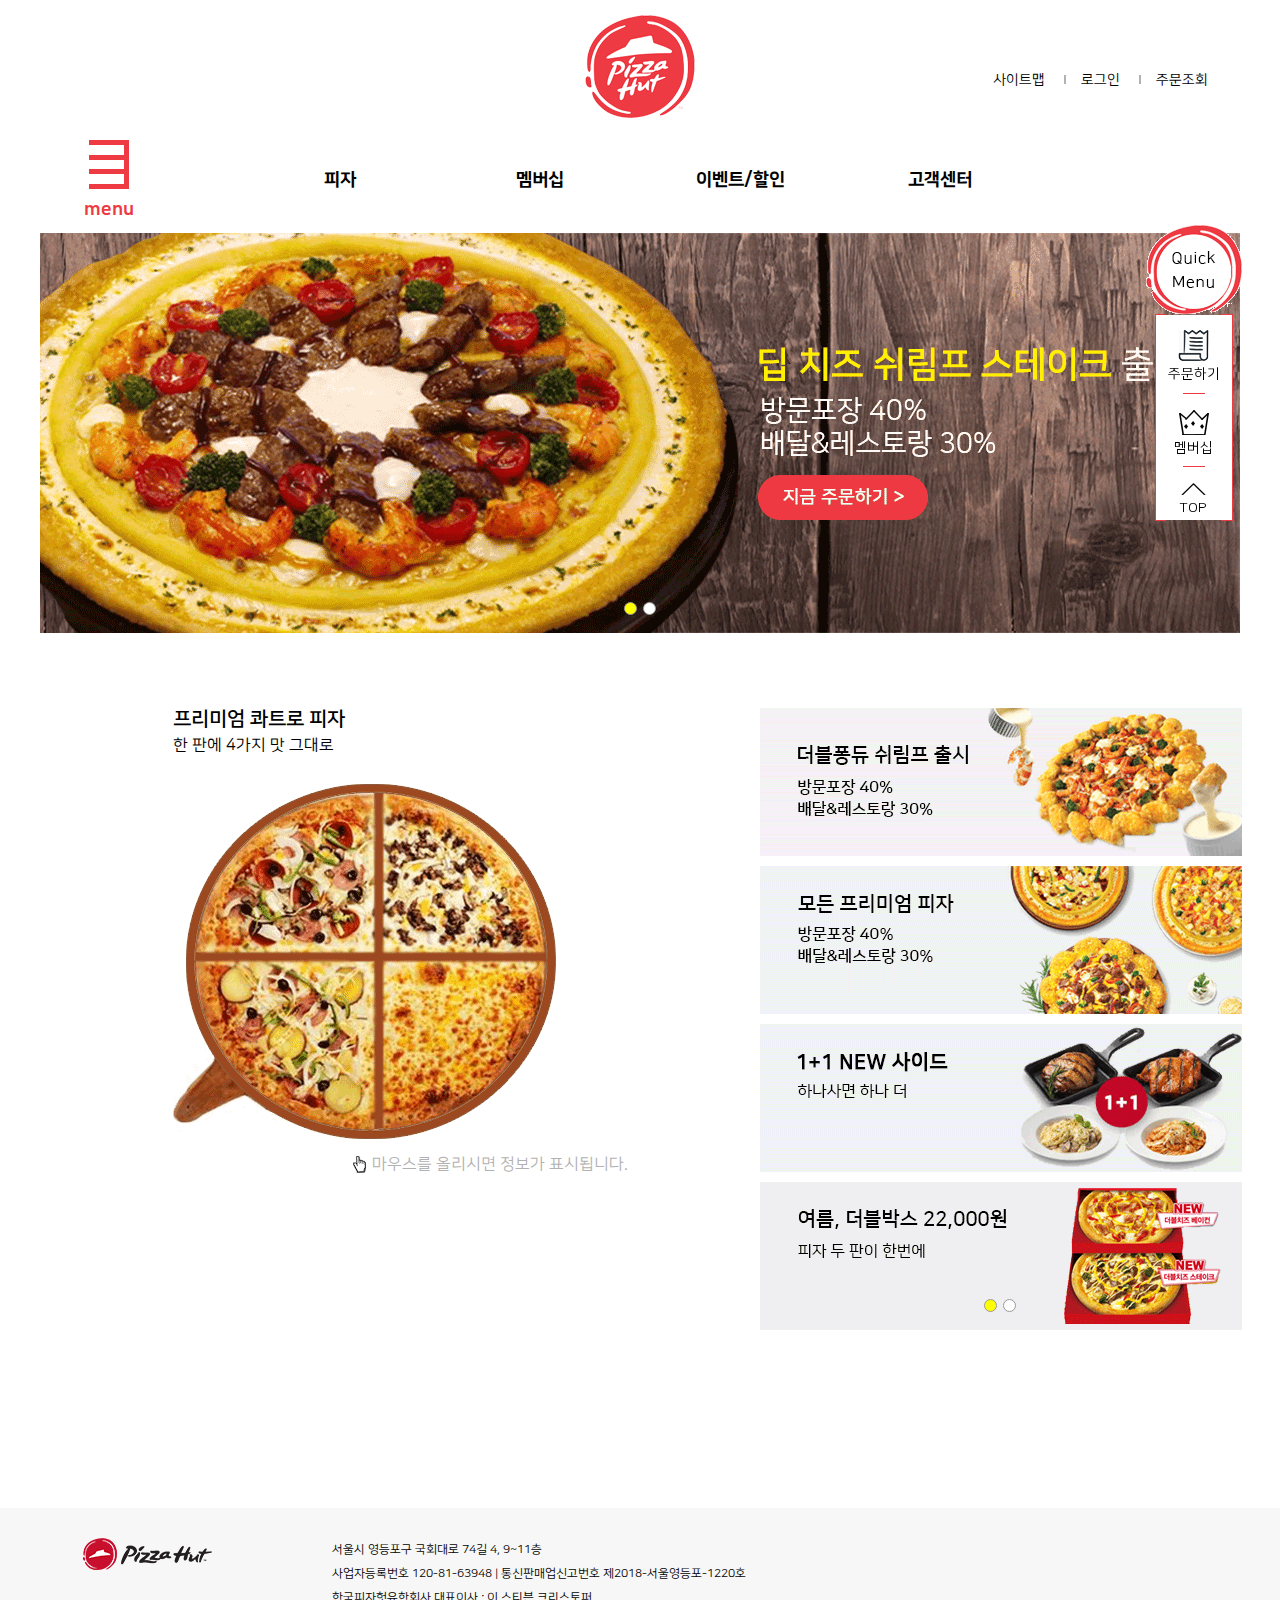
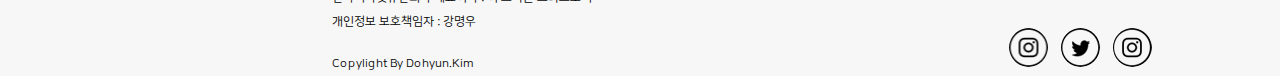
<file: index.html>
<!DOCTYPE html>
<html lang="ko">
    <head>
        <link rel="stylesheet" type="text/css" href="css/style.css">
        <link rel="stylesheet" type="text/css" href="css/media.css">
        <link rel="stylesheet" href="font/fonts.css" type="text/css">
        <meta name="viewport" content="width=device-width, initial-scale=1, minimum-scale=1, maximum-scale=1, user-scalable=no">
        
        
        <link rel="stylesheet" type="text/css" href="css/slick.css">
        <link rel="stylesheet" href="https://use.fontawesome.com/releases/v5.5.0/css/all.css" integrity="sha384-B4dIYHKNBt8Bc12p+WXckhzcICo0wtJAoU8YZTY5qE0Id1GSseTk6S+L3BlXeVIU" crossorigin="anonymous">
        
        <script type="text/jscript" src="js/jquery-3.3.1.min.js"></script>
        <script type="text/javascript" src="js/slick.min.js"></script>
       
        <script type="text/javascript">
            $(document).ready(function(){
                $(".mainSlider").slick({
                    dots: true,
                    infinite: true,
                    slidesToShow: 1,
                    slidesToScroll: 1,
                    prevArrow:'none',
                    nextArrow:'none',
                    autoplay:true,
                    autoplaySpeed:3000
                });
                
                $(".row1-2").slick({
                    dots: true,
                    infinite: true,
                    slidesToShow: 1,
                    slidesToScroll: 1,
                    prevArrow:'none',
                    nextArrow:'none',
                    autoplay:true,
                    autoplaySpeed:3000
                });
            });
        </script>
        
        
        
        <title>
            피자헛
        </title>
        
    </head>
    
    <!-- -->
    <body>
        <div class="bodyWrap">
            <!-- -->
            <header id="header">
                <!-- -->
                <div class="headerTop">
                    
                    <!-- -->
                    <div class="m_menu">
                        <a href="#">
                            <div class="m_menuImg">
                            </div>
                            menu
                        </a>
                    </div>
                    
                    <!-- -->
                    <div class="logo">
                        <h2>
                            <a href="#">
                                <div class="m_logo">
                                </div>
                                <img src="images/Logo.png">
                            </a>
                        </h2>
                    </div>

                    <!-- -->
                    <ul class="utill cf">
                        <li>
                            <a href="#">사이트맵</a>
                        </li>
                        
                        <li>
                            <a href="#">로그인</a>
                        </li>
                        
                        <li>
                            <a href="#">주문조회</a>
                        </li>
                    </ul>
                </div>

                <!-- -->
                <div class="headerBottom">
                    <div class="menu">
                        <a href="#">
                            <img src="images/Menu.png">
                            <br>
                            menu
                        </a>
                    </div>

                    <div>
                        <ul class="gnb cf">
                            <li>
                                <a href="#">
                                    피자
                                </a>
                            </li>

                            <li>
                                <a href="#">
                                    멤버십
                                </a>
                            </li>

                            <li>
                                <a href="#">
                                    이벤트/할인
                                </a>
                            </li>

                            <li>
                                <a href="#">
                                    고객센터
                                </a>
                            </li>
                        </ul>
                    </div>
                </div>
            </header>
            
            <!-- -->
            <section class="mainSlider">
                <a href="#">
                    <img src="images/mainSlider.png">
                </a>
                
                <a href="#">
                    <img src="images/mainSlider.png">
                </a>
            </section>
            
            <!-- -->
            <div class="row1Wrap">
                
                <!-- -->
                <div class="row1-1">
                    <div class="row1-1Contents">
                        <span class="row1-1Tit">
                            <h5>프리미엄 콰트로 피자</h5>
                            <p>한 판에 4가지 맛 그대로</p>
                        </span>

                        <div class="row1-1Img">
                        </div>

                        <span class="row1-1Bottom">
                            <div class="mouse">
                            </div>
                            마우스를 올리시면 정보가 표시됩니다.
                        </span>
                    </div>
                </div>
                
                <!-- -->
                <div class="row1-2">
                       
                        <div>
                            <a href="#">
                                <img src="images/row1-2-1.png" alt="row1-2-1">
                            </a>

                            <a href="#">
                                <img src="images/row1-2-2.png" alt="row1-2-2">
                            </a>

                            <a href="#">
                                <img src="images/row1-2-3.png" alt="row1-2-3">
                            </a>

                            <a href="#">
                                <img src="images/row1-2-4.png" alt="row1-2-4">
                            </a>
                        </div>

                        <div>
                            <a href="#">
                                <img src="images/row1-2-empty.png" alt="row1-2-empty">
                            </a>

                            <a href="#">
                                <img src="images/row1-2-empty.png" alt="row1-2-empty">
                            </a>

                            <a href="#">
                                <img src="images/row1-2-empty.png" alt="row1-2-empty">
                            </a>

                            <a href="#">
                                <img src="images/row1-2-empty.png" alt="row1-2-empty">
                            </a>
                        </div>
                        
                </div>
                
                <!-- -->
                <div class="m_row1-1Contents">
                        <span class="row1-1Tit">
                            <h5>프리미엄 콰트로 피자</h5>
                            <p>한 판에 4가지 맛 그대로</p>
                        </span>

                        <div class="row1-1Img">
                        </div>

                        <span class="row1-1Bottom">
                            <div class="mouse">
                            </div>
                            마우스를 올리시면 정보가 표시됩니다.
                        </span>
                        
                        <div class="m_row1-1Bottom">
                            <div class="mouse">
                            </div>
                            <p>
                                클릭하시면 정보가 표시됩니다.
                            </p>
                        </div>
                    </div>
                
            <!-- -->
            </div>
            
        <!-- -->
        </div>
    </body>
        
    <!-- -->
    <footer id="footer">
      
      <!-- -->
      
       <div class="m_footerWrap">
           <div class="m_footerContents">
               <ul class="m_snsBtn cf">
                   <li>
                        <a href="#">
                            <img src="m_images/m_facebook.png" alt="m_facebook" width="50%" height="50%">
                            <p>페이스북</p>
                        </a>
                   </li>
                   
                   <li>
                        <a href="#">
                            <img src="m_images/m_instagram.png" alt="m_instagram" width="50%" height="50%">
                            <p>인스타그램</p>
                        </a>
                   </li>
                   
                   <li>
                        <a href="#">
                            <img src="m_images/m_twitter.png" alt="m_twitter" width="50%" height="50%">
                            <p>트위터</p>
                        </a>
                   </li>
               </ul>
               
               <div class="m_footerLogo">
                   <a href="#">
                       <img src="m_images/m_footerLogo.png" alt="m_footerLogo">
                   </a>
               </div>
               
               <div class="m_footerInfo">
                        <ul>
                            <li>
                                서울시 영등포구 국회대로 74길 4, 9~11층
                            </li>
                            
                            <li>
                                사업자등록번호 120-81-63948
                            </li>
                            
                            <li>
                                통신판매업신고번호 제2018-서울영등포-1220호
                            </li>
                            
                            <li>
                                한국피자헛유한회사 대표이사 : 이 스티븐 크리스토퍼
                            </li>
                            
                            <li>
                                개인정보 보호책임자 : 강명우
                            </li>
                            
                            <li>
                                Copylight By Dohyun.Kim
                            </li>
                        </ul>
                </div>
               
           </div>
       </div>
       
       <!-- -->
       
        <div class="footerWrap">
            
            <!-- -->
            <div class="footerContents">
            
                <!-- -->
                <div class="footerLogo">
                    <h2>
                        <a href="#">
                            <div class="footerLogoImg"></div>
                        </a>
                    </h2>
                </div>

                <!-- -->
                <div class="footerInfo">
                        <ul>
                            <li>
                                서울시 영등포구 국회대로 74길 4, 9~11층
                            </li>
                            
                            <li>
                                사업자등록번호 120-81-63948 | 통신판매업신고번호 제2018-서울영등포-1220호
                            </li>
                            
                            <li>
                                한국피자헛유한회사 대표이사 : 이 스티븐 크리스토퍼
                            </li>
                            
                            <li>
                                개인정보 보호책임자 : 강명우
                            </li>
                            
                            <br>
                            
                            <li>
                                Copylight By Dohyun.Kim
                            </li>
                        </ul>
                </div>
                
                <!-- -->
                <ul class="snsBtn">
                    <a href="#">
                        <li>
                            
                        </li>
                    </a>
                    
                    <a href="#">
                        <li>
                            
                        </li>
                    </a>
                    
                    <a href="#">
                        <li>
                            
                        </li>
                    </a>
                </ul>
                
            </div>
            
            <div class="quickMenu">
                <ul>
                    <div class="quickMenuTit">
                        <a href="#">
                            <div class="quickMenuImg">
                            </div>
                        </a>
                    </div>
                    
                    <div class="quickMenuIn">
                        <li>
                            <div class="margin0Auto">
                                <a href="#">
                                    <br>
                                    <div class="quickMenuInImg01">
                                    </div>
                                    주문하기
                                </a>
                            </div>
                        </li>

                        <li>
                            <div class="margin0Auto">
                                <a href="#">
                                    <br>
                                    <div class="quickMenuInImg02">
                                    </div>
                                    멤버십
                                </a>
                            </div>
                        </li>

                        <li>
                            <div class="margin0Auto">
                                <a href="#">
                                    <br>
                                    <div class="quickMenuInImg03">
                                    </div>
                                    TOP
                                </a>
                            </div>
                        </li>
                    </div>
                </ul>
            </div>
            
        <!-- -->
        </div>
    </footer>
</html>
</file>
<file: css/style.css>
@charset "utf-8";

body{
    min-width: 100%;
    font-family: 'NanumSquare', 'snas-serif';
}

body, h1, h2, h3, h4, h5, h6, p{
    margin: 0;
}

div{
    display: block;
}

ul{
    margin: 0;
    padding: 0;
    list-style: none;
}

a{
    text-decoration: none;
    color: #000;
}

.cf:after{
    content: "";
    display: block;
    clear: both;
}

.bodyWrap{
    width: 1200px;
    margin: 0 auto;
}

.margin0Auto{
    margin: 0 auto;
}

/* */ /* */ /* */

#header{}

.headerTop{
    padding: 15px 0;
    position: relative;
}

.logo{
    text-align: center;
}

.logoImg{
    background: url("../images/Logo.png");
    width: 110px;
    height: 103px;
    margin: 0 auto;
}

.utill{
    position: absolute;
    right: 32px;
    bottom: 52px;
}

.utill li{
    float: left;
    font-size: 14px;
}

.utill li:after{
    content: "";
    width: 2px;
    height: 9px;
    background: #b3b2b2;
    display: inline-block;
    margin: 0 15px;
}

.utill li:last-child:after{
    display: none;
}

.headerBottom{
    padding-bottom: 38px;
    position: relative;
    text-align: center;
}

.headerBottom div{
    display: inline-block;
    
}

.m_menu{
    display: none;
}

.m_logo{
    display: none;
}

.menu{
    width: 52px;
    text-align: center;
    position: absolute;
    left: 43px;
}

.menuImg{
    width: 40px;
    height: 49px;
    background: url("../images/Menu.png");
}

.menu a{
    color: #ee3a43;
    font-size: 18px;
    font-weight: 800;
}

.menu a img{
    margin-bottom: 5px;
}

.gnb{
    
}

.gnb li{
    float: left;
    width: 200px;
    text-align: center;
    margin-top: 30px;
    font-size: 18px;
    font-weight: 800;
}

/* */ /* */ /* */

.mainSlider{
    width: 100%;
    position: relative;
    margin-bottom: 75px;
}

.mainSliderImg{
}

/* */ /* */ /* */

.mainSlider .slick-slide img{
    width: 100%;
}

.mainSlider .slick-dots{
    text-align: center;
    overflow: hidden;
    position: absolute;
    bottom: 2vh;
    width: 100%;
    z-index: 1;
}

.mainSlider .slick-dots button{
    font-size: 0;
    border: 0;
    padding: 0;
}

.mainSlider .slick-dots li{
    display: inline-block;
    font-size: 0;
    width: 11px;
    height: 11px;
    background: #fff;
    border-radius: 50%;
    margin: 0 3px;
    cursor: pointer;
    border: 0.1px solid #999;
}

.mainSlider .slick-dots li.slick-active{
    background: yellow;
}

/* */ /* */ /* */

.row1Wrap{
    height: 800px;
}

.row1-1, .row1-2{
    width: 60%;
    float: left;
    position: relative;
}

/* */ /* */ /* */

.m_row1-1Contents{
    display: none;
}

.m_row1-1Bottom{
    display: none;
}

.row1-1Contents{
    width: 63%;
    margin: 0 auto;
    position: relative;
}

.row1-1Tit{}

.row1-1Tit h5{
    font-size: 20px;
    margin-bottom: 5px;
}

.row1-1Tit p{
    font-size: 16px;
    margin-bottom: 30px;
}

.row1-1Img{
    margin: 15px 0;
    width: 383px;
    height: 356px;
    background: url("../images/row1-1.png");
}

.row1-1Bottom{
    font-size: 16px;
    color: #b1b1b1;
    position: absolute;
    right: 0;
}

.mouse{
    width: 13px;
    height: 17px;
    background: url("../images/mouse.png");
}

.row1-1Bottom div{
    display: inline-block;
    margin-right: 2px;
    vertical-align: middle;
}


/* */ /* */ /* */

.row1-2{
    width: 40%
}

.row1-2 div{
    width: 482px;
    margin: 0 auto;
}

.row1-2 div a{
    margin-bottom: 10px;
    display: block;
    width: 482px;
    height: 148px;
}

.row1-2 div:last-child a:last-child{
    margin-bottom: 0;
}

/* */ /* */ /* */

.row1-2 .slick-slide{
    width: 100%;
}

.row1-2 .slick-list{
    
}

.row1-2 .slick-dots{
    text-align: center;
    overflow: hidden;
    position: absolute;
    bottom: 2vh;
    width: 100%;
    z-index: 1;
}

.row1-2 .slick-dots button{
    font-size: 0;
    border: 0;
    padding: 0;
}

.row1-2 .slick-dots li{
    display: inline-block;
    font-size: 0;
    width: 11px;
    height: 11px;
    background: #fff;
    border-radius: 50%;
    margin: 0 3px;
    cursor: pointer;
    border: 0.1px solid #999;
}

.row1-2 .slick-dots li.slick-active{
    background: yellow;
}


/* */ /* */ /* */

#footer{
    width: 100%;
    background: #f7f7f7;
    display: block;
    padding-top: 30px;
}

.footerWrap{
    width: 1200px;
    margin: 0 auto;
}

.footerWrap{
    
}

.footerLogo{
    vertical-align: top;
}

.footerLogoImg{
    background: url("../images/footerLogo.png");
    width: 129px;
    height: 32px;
    margin-left: 43px;
}

.footerLogo, .snsBtn{
    width: 24%;
    text-align: center;
    display: inline-block;
}

.footerInfo{
    display: inline-block;
    width: 50%;
}

.footerInfo ul li{
    font-size: 12px;
    font-weight: 400;
    line-height: 200%;
}

.snsBtn a{
    display: inline-block;
}

.snsBtn a li{
    background: url("../images/footerSnsBtn.png") 0 0;
    width: 39px;
    height: 39px;
    border-radius: 50%;
    background-position: center;
    margin-right: 9px;
}

.snsBtn a:nth-child(2) li{
    background: url("../images/footerSnsBtn.png") 39px 0;
}

.snsBtn a:nth-child(3) li{
    background: url("../images/footerSnsBtn.png") 87px 0;
    margin-right: 0;
}

.quickMenu{
    position: fixed;
    top: 25%;
    right: 3%;
    text-align: center;
    font-size: 14px;
}

.quickMenuImg{
    background: url("../images/QuickMenu.png");
    width: 96px;
    height: 89px;
}

.quickMenuIn{
    width: 78px;
    height: 209px;
    background: url("../images/QuickMenuBackground.png") no-repeat;
    text-align: center;
    margin: 0 auto;
}

.quickMenuIn li{
    height: 80px;
    background: url("../images/QuichMenuBar.png") no-repeat;
    background-position: bottom center;
}

.quickMenuIn li:nth-child(2){
    height: 73px;
}

.quickMenuIn li:last-child{
    background: none;
    height: 56px;
}

.quickMenuInImg01, .quickMenuInImg02, .quickMenuInImg03{
    margin: 0 auto;
    margin-bottom: 5px;
}

.quickMenuInImg01{
    background: url("../images/quickMenuIn01.png") no-repeat;
    width:31px;
    height:31px;
}

.quickMenuInImg02{
    background: url("../images/quickMenuIn02.png") no-repeat;
    width:30px;
    height:25px;
}

.quickMenuInImg03{
    background: url("../images/quickMenuIn03.png") no-repeat;
    width:25px;
    height:12px;
}

.m_footerWrap{
    display: none;
}
</file>
<file: css/media.css>
@media screen and (max-width: 768px){
    body{
        max-width: auto;
        width: 100%;
    }
    
    .bodyWrap{
        width: 100%;
    }
    
    .middleTop div:nth-child(2){
        margin-right: 0;
    }
    
    .gnb, .quickMenu, .headerBottom, .logo h2 a img{
        display: none;
    }
    
    .m_logo{
        display: block;
        background: url("../m_images/m_logo.png") no-repeat center;
        background-size: 70%;
        margin: 0 auto;
        width: 100px;
        height: 100px;
    }
    
    .mainSlider{
        width: 100%;
        padding-top: 50%;
        background: url("../m_images/m_mainSlider.png") no-repeat;
        background-size: 100% 100%;
        margin-bottom: 0;
    }
    
    .mainSlider a img{
        display: none;
    }
    
    .mainSliderBtn a li{
        background: url("../m_images/m_sliderBtn.png") 7px 0;
        width: 7px;
        height: 7px;
    }
    
    .utill li{
        font-size: 8px;
    }
    
    .utill li:nth-child(1){
        display: none;
    }
    
    .utill li:after{
        margin: 0 6px 0 2px;
        height: 7px;
    }
    
    .m_menu{
        display: block;
        width: 25px;
        text-align: center;
        position: absolute;
        left: 10%;
        top: 50px;
        
    }

    .m_menuImg{
        width: 25px;
        height: 30px;
        margin: 0 auto;
        background: url("../m_images/m_menu.png") no-repeat;
        background-size: cover;
    }

    .m_menu a{
        color: #ee3a43;
        font-size: 18px;
        font-weight: 600;
        font-size: 8px;
    }

    .m_menu a img{
        margin-bottom: 5px;
    }
    
    .row1Wrap{
        height: auto;
    }
    
    .row1-2{
        margin: 5vh 0;
    }
    
    .row1-1, .row1-2{
        float: none;
        width: 100%;
    }
    
    .row1-1Tit h5{
        font-size: 14px;
        margin-bottom: 5px;
    }

    .m_row1-1Contents, .row1-2Contents{
        padding: 5% 0;
    }
    
    .row1-1Tit p{
        font-size: 10px;
        margin-bottom: 0;
    }   
    
    .row1-1Contents{
        display: none;
    }
    
    .m_row1-1Contents{
        display: block;
        width: 70%;
        margin: 0 auto;
        text-align: left;
    }
    
    .row1-1Img{
        width: 100%;
        margin: 4vh auto;
        height: 0;
        padding-top: 100%;
        background: url(../m_images/m_row2.png) no-repeat center;
        background-size: 100%;
        display: block;
    }
    
    .m_row1-1Bottom{
        display: block;
        font-size: 12px;
        text-align: right;
        color: #b1b1b1;
    }
    
    .mouse{
        margin-right: 2px;
    }
    
    .mouse, .m_row1-1Bottom p{
        display: inline-block;
        vertical-align: middle;
        font-size: 10px;
    }
    
    .row1-1Bottom{
        font-size: 10px;
        position: static;
        display: none;
    }
    
    .m_footerWrap{
        display: block;
    }
    
    #footer{
        padding: 0;
    }
    
    .footerWrap{
        display: none;
        width: 100%;
    }
    
    .m_footerContents{}
    
    .m_snsBtn{
        margin: 0 auto;
        text-align: center;
        padding: 20px 0;
    }
    
    .m_snsBtn li{
        display: inline-block;
        width: 20%;
        text-align: center;
    }
    
    .m_snsBtn li:nth-child(2){
        margin: 20px 15px 0 15px;
    }
    
    .m_snsBtn li a{
        
    }
    
    .m_snsBtn li a p{
        font-size: 14px;
        color: #828283;
    }
    
    .m_snsBtn li a img{
        
    }
    
    .m_footerLogo{
        width: 20%;
        margin: 0 auto;
    }
    
    .m_footerLogo a{
        
    }
    
    .m_footerLogo a img{
        width: 100%;
    }
    
    .m_footerInfo{
        padding: 20px 0;
    }
    
    .m_footerInfo ul li{
        font-size: 11px;
        text-align: center;
        margin-bottom: 5px;
    }
    
    ._footerInfo ul li:last-child{
        margin-bottom: 0;
    }
}
</file>
<file: font/fonts.css>
@font-face {
    font-family: 'NanumSquare';
    font-style: normal;
    font-weight: 100;
    src: local('※'),
        url('NanumSquareL.woff2') format('woff2'), 
        url('NanumSquareL.woff') format('woff'),
        url('NanumSquareL.ttf') format('truetype'),
        url('NanumSquareL.otf') format('opentype'),
        url('NanumSquareL.eot') format('embedded-opentype');
}

@font-face {
    font-family: 'NanumSquare';
    font-style: normal;
    font-weight: 400;
    src: local('※'),
        url('NanumSquareR.woff2') format('woff2'), 
        url('NanumSquareR.woff') format('woff'),
        url('NanumSquareR.ttf') format('truetype'),
        url('NanumSquareR.otf') format('opentype'),
        url('NanumSquareR.eot') format('embedded-opentype');
}

@font-face {
    font-family: 'NanumSquare';
    font-style: normal;
    font-weight: 700;
    src: local('※'),
        url('NanumSquareB.woff2') format('woff2'), 
        url('NanumSquareB.woff') format('woff'),
        url('NanumSquareB.ttf') format('truetype'),
        url('NanumSquareB.otf') format('opentype'),
        url('NanumSquareB.eot') format('embedded-opentype');
}

@font-face {
    font-family: 'NanumSquare';
    font-style: normal;
    font-weight: 900;
    src: local('※'),
        url('NanumSquareEB.woff2') format('woff2'), 
        url('NanumSquareEB.woff') format('woff'),
        url('NanumSquareEB.ttf') format('truetype'),
        url('NanumSquareEB.otf') format('opentype'),
        url('NanumSquareEB.eot') format('embedded-opentype');
}
</file>
